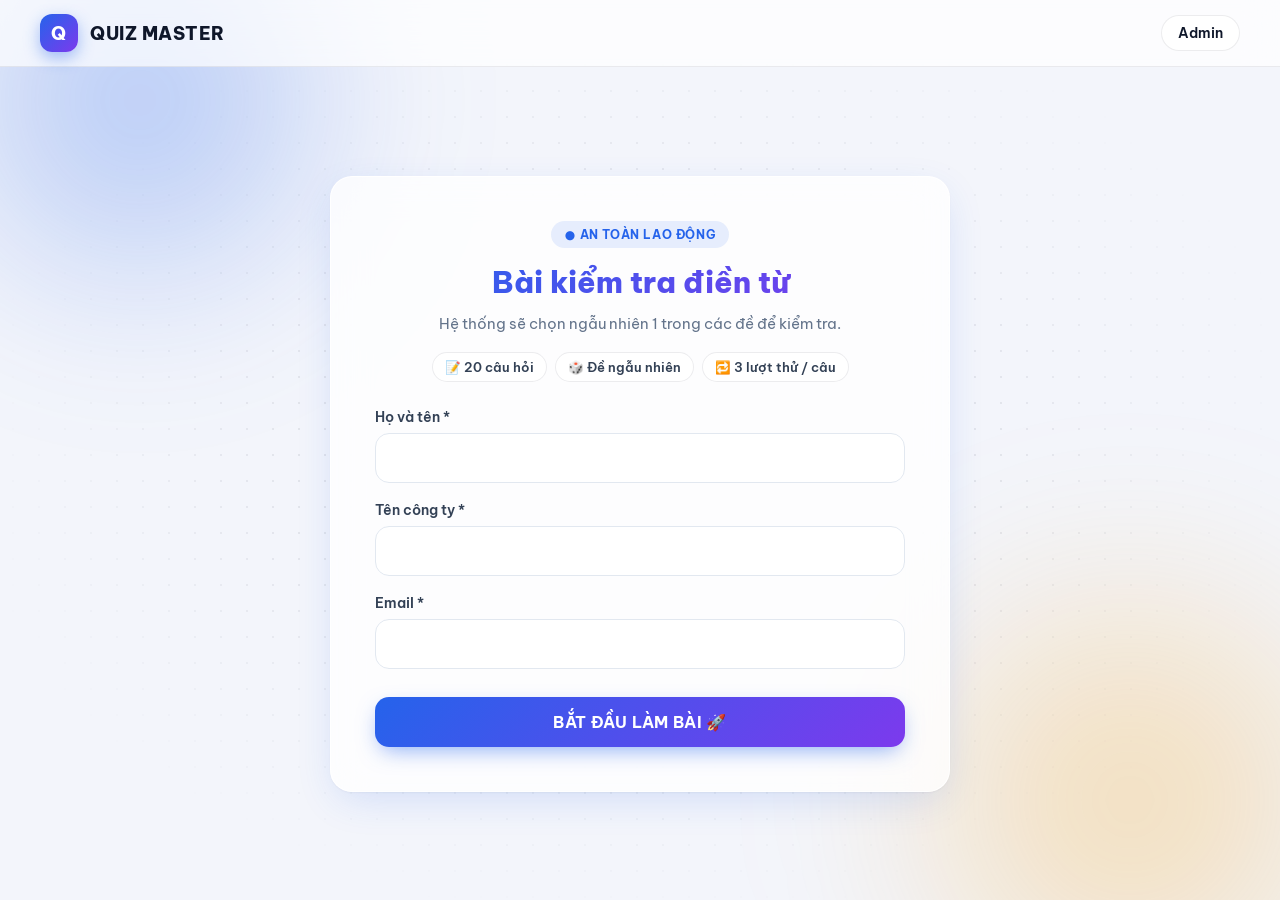
<file: index.html>
<!DOCTYPE html>
<html lang="vi">
<head>
    <meta charset="UTF-8">
    <meta name="viewport" content="width=device-width, initial-scale=1.0">
    <title>Quiz Master - Điền từ</title>
    <link rel="preconnect" href="https://fonts.googleapis.com"><link rel="preconnect" href="https://fonts.gstatic.com" crossorigin><link href="https://fonts.googleapis.com/css2?family=Be+Vietnam+Pro:wght@400;500;600;700;800&display=swap" rel="stylesheet">
    <link rel="stylesheet" href="css/style.css">
</head>
<body>
    <div class="bg-grid"></div>
    <header>
        <div class="logo">QUIZ MASTER</div>
        <a href="admin.html" class="nav-link">Admin</a>
    </header>
    <div class="container">
        <div class="glass-card">
            <div class="hero"><span class="badge">● AN TOÀN LAO ĐỘNG</span><h2>Bài kiểm tra điền từ</h2><p>Hệ thống sẽ chọn ngẫu nhiên 1 trong các đề để kiểm tra.</p><div class="chips"><span class="chip">📝 20 câu hỏi</span><span class="chip">🎲 Đề ngẫu nhiên</span><span class="chip">🔁 3 lượt thử / câu</span></div></div>
            <form id="infoForm">
                <div class="form-group"><label>Họ và tên *</label><input type="text" id="fullname" class="form-control" required></div>
                <div class="form-group"><label>Tên công ty *</label><input type="text" id="companyName" class="form-control" required></div>
                <div class="form-group"><label>Email *</label><input type="email" id="email" class="form-control" required></div>
                <button type="submit" class="btn" style="margin-top: 10px;">BẮT ĐẦU LÀM BÀI 🚀</button>
            </form>
        </div>
    </div>
    <script src="js/index.js"></script>
</body>
</html>
</file>
<file: css/style.css>
:root{--brand:#2563eb;--brand2:#7c3aed;--accent:#f59e0b;--primary:#2563eb;--secondary:#7c3aed;--success:#10b981;--danger:#ef4444;--dark:#0f172a;--muted:#64748b;--bg:#f3f5fb;--card:rgba(255,255,255,.78);--line:rgba(15,23,42,.08);--shadow:0 1px 2px rgba(15,23,42,.04),0 12px 40px -8px rgba(37,99,235,.18);--r:22px;--glass-shadow:var(--shadow)}
*{margin:0;padding:0;box-sizing:border-box;font-family:'Be Vietnam Pro','Inter',system-ui,sans-serif}
html{scroll-behavior:smooth}
body{min-height:100vh;background:var(--bg);color:var(--dark);display:flex;flex-direction:column;overflow-x:hidden;-webkit-font-smoothing:antialiased;position:relative}
body::before,body::after{content:'';position:fixed;z-index:-1;border-radius:50%;filter:blur(70px);animation:float 14s ease-in-out infinite alternate}
body::before{width:520px;height:520px;background:radial-gradient(circle,rgba(37,99,235,.35),transparent 70%);top:-160px;left:-120px}
body::after{width:600px;height:600px;background:radial-gradient(circle,rgba(245,158,11,.30),transparent 70%);bottom:-200px;right:-150px;animation-delay:-6s}
.bg-grid{position:fixed;inset:0;z-index:-1;background-image:radial-gradient(rgba(15,23,42,.09) 1px,transparent 1px);background-size:26px 26px;mask-image:radial-gradient(ellipse at center,#000 30%,transparent 75%);-webkit-mask-image:radial-gradient(ellipse at center,#000 30%,transparent 75%)}
header{position:sticky;top:0;z-index:50;padding:14px 40px;display:flex;justify-content:space-between;align-items:center;background:rgba(255,255,255,.7);backdrop-filter:blur(16px);-webkit-backdrop-filter:blur(16px);border-bottom:1px solid var(--line)}
.logo{display:flex;align-items:center;gap:12px;font-size:18px;font-weight:800;letter-spacing:.5px;color:var(--dark)}
.logo::before{content:'Q';display:grid;place-items:center;width:38px;height:38px;border-radius:12px;color:#fff;font-weight:800;background:linear-gradient(135deg,var(--brand),var(--brand2));box-shadow:0 6px 16px rgba(37,99,235,.4)}
.nav-link{color:var(--dark);text-decoration:none;font-weight:600;font-size:14px;padding:8px 16px;border-radius:999px;border:1px solid var(--line);background:#fff;transition:.25s}
.nav-link:hover{background:var(--dark);color:#fff;transform:translateY(-1px)}
.container{flex:1;display:flex;justify-content:center;align-items:center;padding:32px 20px;width:100%}
.glass-card{background:var(--card);backdrop-filter:blur(18px);-webkit-backdrop-filter:blur(18px);border:1px solid rgba(255,255,255,.9);border-radius:var(--r);box-shadow:var(--shadow);padding:44px;width:100%;max-width:620px;animation:slideUp .7s cubic-bezier(.2,.8,.2,1) both}
.glass-card h2{text-align:center;margin-bottom:12px;color:var(--dark);font-weight:800}
.badge{display:inline-flex;align-items:center;gap:6px;padding:6px 14px;border-radius:999px;font-size:12px;font-weight:700;letter-spacing:.6px;color:var(--brand);background:rgba(37,99,235,.1);margin-bottom:16px}
.hero{text-align:center;margin-bottom:26px}
.hero h2{font-size:30px;line-height:1.2;background:linear-gradient(135deg,var(--brand),var(--brand2));-webkit-background-clip:text;background-clip:text;color:transparent}
.hero p{color:var(--muted);font-size:15px;line-height:1.6}
.chips{display:flex;flex-wrap:wrap;justify-content:center;gap:8px;margin-top:16px}
.chip{font-size:12.5px;font-weight:600;padding:6px 12px;border-radius:999px;background:#fff;border:1px solid var(--line);color:#334155}
.form-group{margin-bottom:18px;animation:slideUp .6s both}
.form-group:nth-child(1){animation-delay:.15s}.form-group:nth-child(2){animation-delay:.25s}.form-group:nth-child(3){animation-delay:.35s}
.form-group label{display:block;margin-bottom:7px;font-weight:600;font-size:14px;color:#334155}
.form-control{width:100%;padding:14px 16px;border-radius:14px;border:1.5px solid #e2e8f0;background:#fff;outline:none;font-size:16px;transition:.25s;color:var(--dark)}
.form-control::placeholder{color:#94a3b8}
.form-control:hover{border-color:#cbd5e1}
.form-control:focus{border-color:var(--brand);box-shadow:0 0 0 4px rgba(37,99,235,.14)}
.btn{position:relative;overflow:hidden;width:100%;padding:15px;border:none;border-radius:14px;background:linear-gradient(135deg,var(--brand),var(--brand2));color:#fff;font-size:16px;font-weight:700;cursor:pointer;letter-spacing:.3px;transition:transform .2s,box-shadow .25s,opacity .2s;box-shadow:0 8px 22px -6px rgba(37,99,235,.55)}
.btn::after{content:'';position:absolute;top:0;left:-120%;width:60%;height:100%;background:linear-gradient(100deg,transparent,rgba(255,255,255,.45),transparent);transform:skewX(-20deg);transition:left .6s}
.btn:hover{transform:translateY(-2px);box-shadow:0 14px 28px -8px rgba(37,99,235,.6)}
.btn:hover::after{left:140%}
.btn:active{transform:translateY(0) scale(.98)}
.btn:disabled{opacity:.55;cursor:not-allowed;transform:none}
.quiz-header{display:flex;justify-content:space-between;align-items:center;margin-bottom:14px;font-weight:700;font-size:13px;letter-spacing:.8px;color:var(--muted)}
#progressText{color:var(--brand);font-size:15px}
.progress-container{width:100%;height:12px;background:#e2e8f0;border-radius:99px;margin-bottom:32px;overflow:hidden}
.progress-bar{height:100%;width:0;border-radius:99px;background:linear-gradient(90deg,var(--brand),var(--brand2),var(--accent));background-size:200% 100%;transition:width .6s cubic-bezier(.4,0,.2,1);animation:shimmer 3s linear infinite}
#questionContainer{animation:qIn .45s both}
.question-text{font-size:22px;line-height:1.7;margin-bottom:26px;font-weight:600}
.blank{display:inline-block;min-width:90px;height:1.1em;margin:0 4px;vertical-align:-3px;border-bottom:3px dashed var(--brand);background:rgba(37,99,235,.08);border-radius:6px 6px 0 0;animation:pulse 1.6s infinite}
.input-answer{text-align:center;font-size:20px;font-weight:700;margin-bottom:18px;letter-spacing:.5px}
.feedback{text-align:center;margin-top:16px;font-weight:600;min-height:24px;opacity:0;transform:translateY(6px);transition:.3s}
.feedback.show{opacity:1;transform:none}
.feedback.correct{color:var(--success)}.feedback.wrong{color:var(--danger)}.feedback.info{color:var(--brand)}
#timer{font-weight:700;font-size:15px;color:var(--brand);background:rgba(37,99,235,.1);padding:7px 14px;border-radius:999px;font-variant-numeric:tabular-nums}
.sound{cursor:pointer;display:flex;align-items:center;gap:8px;font-weight:600;font-size:14px;color:#334155}
.sound input{appearance:none;-webkit-appearance:none;width:40px;height:22px;border-radius:99px;background:#cbd5e1;position:relative;cursor:pointer;transition:.25s}
.sound input::after{content:'';position:absolute;top:3px;left:3px;width:16px;height:16px;border-radius:50%;background:#fff;box-shadow:0 1px 3px rgba(0,0,0,.3);transition:.25s}
.sound input:checked{background:var(--brand)}.sound input:checked::after{transform:translateX(18px)}
.shake{animation:shake .5s;border-color:var(--danger)!important;background:rgba(239,68,68,.06)!important}
.correct-glow{border-color:var(--success)!important;background:rgba(16,185,129,.08)!important;box-shadow:0 0 0 4px rgba(16,185,129,.18)!important}
.ring{--p:0;width:190px;height:190px;border-radius:50%;margin:0 auto 26px;display:grid;place-items:center;background:conic-gradient(var(--brand) calc(var(--p)*1%),#e2e8f0 0);position:relative;box-shadow:0 12px 36px -10px rgba(37,99,235,.45)}
.ring::before{content:'';position:absolute;inset:14px;border-radius:50%;background:#fff}
.ring #scoreDisplay{position:relative;font-size:38px!important;font-weight:800!important;margin:0!important;color:var(--dark)!important}
.verdict{font-weight:700;font-size:16px;color:var(--brand);margin-bottom:24px}
.admin-container{max-width:1240px;width:100%;margin:0 auto;animation:slideUp .6s both}
.stats-grid{display:grid;grid-template-columns:repeat(auto-fit,minmax(190px,1fr));gap:18px;margin-bottom:26px}
.stat-card{background:#fff;padding:22px 20px;border-radius:18px;text-align:center;box-shadow:var(--shadow);border:1px solid var(--line);position:relative;overflow:hidden;transition:.3s;animation:slideUp .6s both}
.stat-card::before{content:'';position:absolute;top:0;left:0;right:0;height:4px;background:linear-gradient(90deg,var(--brand),var(--brand2))}
.stat-card:nth-child(2)::before{background:linear-gradient(90deg,var(--success),#34d399)}.stat-card:nth-child(3)::before{background:linear-gradient(90deg,var(--accent),#fbbf24)}.stat-card:nth-child(4)::before{background:linear-gradient(90deg,var(--brand2),#ec4899)}
.stat-card:nth-child(2){animation-delay:.08s}.stat-card:nth-child(3){animation-delay:.16s}.stat-card:nth-child(4){animation-delay:.24s}
.stat-card:hover{transform:translateY(-5px)}
.stat-card h3{font-size:12.5px;font-weight:700;letter-spacing:.5px;text-transform:uppercase;color:var(--muted);margin-bottom:10px}
.stat-card .value{font-size:32px;font-weight:800;color:var(--dark)}
.table-responsive{overflow-x:auto;border-radius:14px;border:1px solid var(--line)}
table{width:100%;border-collapse:collapse;background:#fff;font-size:14px}
th,td{padding:14px 16px;text-align:left;border-bottom:1px solid var(--line);white-space:nowrap}
th{background:#f8fafc;font-weight:700;font-size:12px;text-transform:uppercase;letter-spacing:.5px;color:var(--muted)}
tbody tr{transition:.2s}tbody tr:hover{background:#eff6ff}
.charts-wrapper{display:grid;grid-template-columns:1fr 1fr;gap:18px;margin-bottom:26px}
.chart-box{background:#fff;padding:22px;border-radius:18px;box-shadow:var(--shadow);border:1px solid var(--line)}
.controls{display:flex;justify-content:space-between;margin-bottom:20px;gap:10px;align-items:center;flex-wrap:wrap}
.controls h2{font-size:20px}
.btn-small{padding:9px 16px;font-size:13.5px;width:auto;border-radius:10px;box-shadow:none}
.btn-danger{background:linear-gradient(135deg,#ef4444,#dc2626)}
.modal{display:none;position:fixed;inset:0;background:rgba(15,23,42,.55);backdrop-filter:blur(6px);z-index:1000;justify-content:center;align-items:center}
.modal.active{display:flex;animation:fade .25s}
.modal-content{background:#fff;width:92%;max-width:800px;max-height:90vh;overflow-y:auto;border-radius:22px;padding:32px;position:relative;animation:pop .35s cubic-bezier(.2,.9,.3,1.2)}
.close-modal{position:absolute;top:16px;right:18px;width:34px;height:34px;display:grid;place-items:center;border-radius:50%;background:#f1f5f9;font-size:22px;cursor:pointer;transition:.2s}
.close-modal:hover{background:var(--danger);color:#fff;transform:rotate(90deg)}
.detail-item{padding:14px 16px;margin-bottom:10px;border-radius:12px;background:#f8fafc;line-height:1.6}
.detail-item.correct{background:rgba(16,185,129,.07);border-left:4px solid var(--success)}
.detail-item.wrong{background:rgba(239,68,68,.06);border-left:4px solid var(--danger)}
@keyframes float{to{transform:translate(50px,60px) scale(1.1)}}
@keyframes slideUp{from{opacity:0;transform:translateY(30px)}to{opacity:1;transform:none}}
@keyframes qIn{from{opacity:0;transform:translateX(24px)}to{opacity:1;transform:none}}
@keyframes shake{0%,100%{transform:translateX(0)}20%,60%{transform:translateX(-9px)}40%,80%{transform:translateX(9px)}}
@keyframes shimmer{to{background-position:200% 0}}
@keyframes pulse{50%{background:rgba(37,99,235,.2)}}
@keyframes fade{from{opacity:0}}
@keyframes pop{from{opacity:0;transform:scale(.9)}}
@media(max-width:768px){header{padding:12px 16px}.charts-wrapper{grid-template-columns:1fr}.glass-card{padding:26px 20px}.question-text{font-size:18px}.hero h2{font-size:24px}.logo{font-size:15px}}
@media(prefers-reduced-motion:reduce){*,*::before,*::after{animation-duration:.01ms!important;transition-duration:.01ms!important}}
</file>
